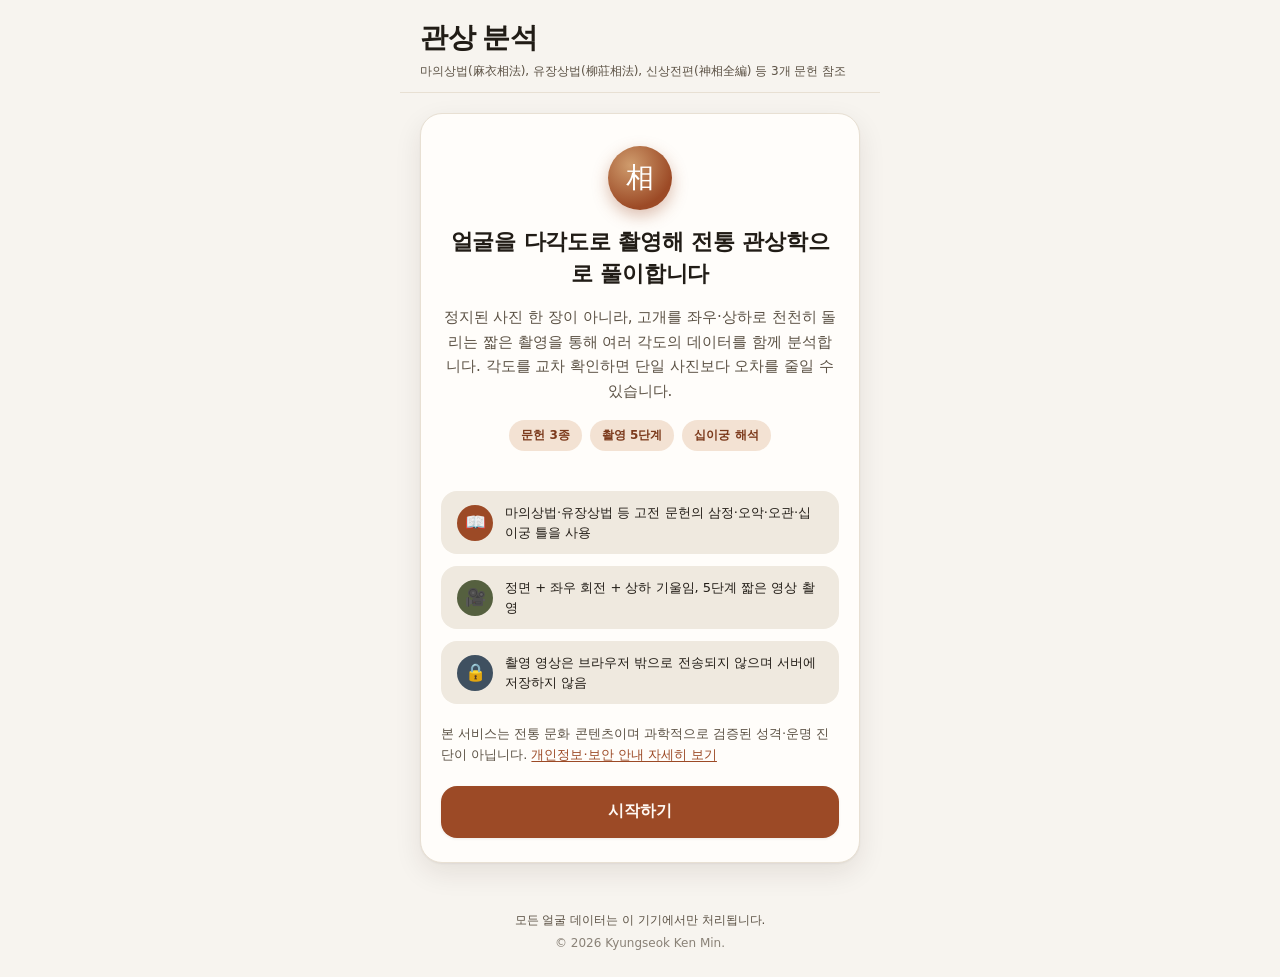
<file: index.html>
<!doctype html>
<html lang="ko">
<head>
<meta charset="utf-8" />
<meta name="viewport" content="width=device-width, initial-scale=1, viewport-fit=cover" />
<title>관상 분석 · 다각도 영상 기반</title>
<meta name="description" content="고전 관상학 문헌을 근거로, 고개를 돌리며 촬영한 다각도 영상으로 분석합니다. 모든 처리는 기기 안에서만 이루어집니다." />
<link rel="stylesheet" href="css/style.css" />
<script defer src="https://analytics.kenmin.kr/script.js" data-website-id="b3415d6c-762f-4ccf-9502-659629f08586"></script>
</head>
<body>

<header class="app-header">
  <span class="app-title">관상 분석</span>
  <span class="app-subtitle">마의상법(麻衣相法), 유장상법(柳莊相法), 신상전편(神相全編) 등 3개 문헌 참조</span>
</header>

<main>

  <!-- 1. 인트로 -->
  <section id="screen-intro" class="screen">
    <div class="card">
      <div class="intro-hero">
        <div class="intro-emblem" aria-hidden="true"><span>相</span></div>
        <h1>얼굴을 다각도로 촬영해 전통 관상학으로 풀이합니다</h1>
        <p class="lead">
          정지된 사진 한 장이 아니라, 고개를 좌우·상하로 천천히 돌리는 짧은 촬영을 통해
          여러 각도의 데이터를 함께 분석합니다. 각도를 교차 확인하면 단일 사진보다
          오차를 줄일 수 있습니다.
        </p>
        <div class="intro-badges">
          <span class="intro-badge">문헌 3종</span>
          <span class="intro-badge">촬영 5단계</span>
          <span class="intro-badge">십이궁 해석</span>
        </div>
      </div>
      <ul class="feature-list">
        <li><span class="feature-icon feature-icon-1" aria-hidden="true">📖</span><span class="feature-text">마의상법·유장상법 등 고전 문헌의 삼정·오악·오관·십이궁 틀을 사용</span></li>
        <li><span class="feature-icon feature-icon-2" aria-hidden="true">🎥</span><span class="feature-text">정면 + 좌우 회전 + 상하 기울임, 5단계 짧은 영상 촬영</span></li>
        <li><span class="feature-icon feature-icon-3" aria-hidden="true">🔒</span><span class="feature-text">촬영 영상은 브라우저 밖으로 전송되지 않으며 서버에 저장하지 않음</span></li>
      </ul>
      <p class="disclaimer-inline">
        본 서비스는 전통 문화 콘텐츠이며 과학적으로 검증된 성격·운명 진단이 아닙니다.
        <a href="privacy.html" id="link-privacy-intro">개인정보·보안 안내 자세히 보기</a>
      </p>
      <button id="btn-start" class="btn-primary">시작하기</button>
    </div>
  </section>

  <!-- 2. 동의 -->
  <section id="screen-consent" class="screen" hidden>
    <div class="card">
      <h2>촬영 전 확인해주세요</h2>
      <ul class="consent-list">
        <li>카메라로 얼굴을 약 10~20초간 촬영하며, <strong>영상·이미지는 이 기기 밖으로 전송되지 않습니다.</strong></li>
        <li>분석은 전부 이 브라우저 안에서 실행되는 얼굴 인식 모델로 처리됩니다.</li>
        <li>5단계 촬영 각각의 순간 사진은 진행 상황을 보여주는 화면 미리보기(필름스트립)용으로 브라우저 메모리에 잠깐 보관되며, 이 중 정면·좌우 회전 사진만 인포그래픽과 귀 참고 사진에 쓰입니다. <strong>사용자가 직접 "다운로드"를 누를 때만</strong> 이 기기에 저장됩니다.</li>
        <li>촬영 데이터는 서버에 저장되지 않으며, 창을 닫거나 새로고침하거나 "다시 촬영하기"를 누르면 즉시 사라집니다.</li>
        <li>만 14세 미만이거나 타인의 얼굴을 무단으로 촬영하는 용도로 사용하지 마십시오.</li>
        <li>결과는 전통 문화 콘텐츠로, 의료·채용·평가 등 중요한 판단의 근거로 사용할 수 없습니다.</li>
      </ul>
      <div class="optional-questions">
        <p class="optional-questions-title">더 정확하고 개인화된 해설을 위해 알려주시면 좋아요 (선택, 건너뛰어도 됩니다)</p>
        <label class="select-row">
          <span>연령대</span>
          <select id="select-age-bracket">
            <option value="">선택 안 함</option>
            <option value="young">30세 이하</option>
            <option value="mid">31~50세</option>
            <option value="senior">51세 이상</option>
          </select>
        </label>
        <label class="select-row">
          <span>혼인 여부</span>
          <select id="select-marital-status">
            <option value="">선택 안 함</option>
            <option value="unmarried">미혼</option>
            <option value="married">기혼</option>
          </select>
        </label>
        <label class="select-row">
          <span>관심 분야</span>
          <select id="select-interest-area">
            <option value="all">전체</option>
            <option value="wealth">재물운</option>
            <option value="career">직업·명예운</option>
            <option value="relationship">애정·인간관계</option>
          </select>
        </label>
      </div>
      <label class="consent-checkbox-row">
        <input type="checkbox" id="consent-checkbox" />
        <span>위 내용을 확인했으며 카메라 사용에 동의합니다</span>
      </label>
      <button id="btn-consent-continue" class="btn-primary" disabled>카메라 시작</button>
      <p class="disclaimer-inline">
        <a href="privacy.html" id="link-privacy-consent">개인정보·보안 안내 자세히 보기</a>
      </p>
    </div>
  </section>

  <!-- 3. 촬영: 카메라 화면 위에 안내를 직접 얹는 풀블리드(전체 폭) 오버레이 레이아웃 -->
  <section id="screen-capture" class="screen" hidden>
    <div class="capture-stage">
      <video id="camera-video" autoplay playsinline muted></video>
      <div class="face-guide-oval"></div>
      <div class="capture-overlay-top">
        <div id="step-dots" class="step-dots"></div>
      </div>
      <div id="hold-ring" class="hold-ring" style="--progress:0"></div>
      <div class="capture-overlay-bottom">
        <p id="step-instruction" class="step-instruction">카메라를 준비하는 중...</p>
        <p id="step-sub" class="step-sub"></p>
        <div id="angle-progress" class="angle-progress" hidden>
          <div id="angle-progress-fill" class="angle-progress-fill"></div>
        </div>
        <p id="no-face-hint" class="no-face-hint" hidden>얼굴이 잘 보이지 않아요. 밝은 곳에서 카메라 정면을 바라봐 주세요.</p>
        <p id="close-up-hint" class="close-up-hint" hidden>더 정확한 분석을 위해 얼굴을 화면에 조금 더 크게 채워주세요.</p>
      </div>
    </div>
    <div id="capture-filmstrip" class="capture-filmstrip" aria-label="단계별 촬영 진행 상황"></div>
    <button id="btn-abort-capture" class="btn-secondary">그만하고 처음으로</button>
  </section>

  <!-- 4. 분석 중 -->
  <section id="screen-analyzing" class="screen" hidden>
    <div class="card center">
      <div class="spinner"></div>
      <p>촬영된 각도 데이터를 종합해 측정하는 중...</p>
    </div>
  </section>

  <!-- 5. 리포트 -->
  <section id="screen-report" class="screen" hidden>
    <div class="report-head">
      <h2>관상 분석 리포트</h2>
      <p id="report-coverage" class="report-coverage"></p>
    </div>
    <div id="infographic-section" class="card infographic-card" hidden>
      <div id="infographic-preview-wrap" class="infographic-preview-wrap"></div>
      <button id="btn-download-infographic" class="btn-primary">이미지로 다운로드</button>
    </div>
    <div id="metrics-dashboard" class="card metrics-dashboard-card" hidden>
      <h3 class="metrics-dashboard-title">핵심 지표 한눈에 보기</h3>
      <div id="metrics-grid" class="metrics-grid"></div>
    </div>
    <nav id="report-nav" class="report-nav" aria-label="리포트 섹션 바로가기"></nav>
    <div id="report-sections" class="report-sections"></div>
    <div class="card disclaimer-card">
      <h3>안내</h3>
      <div id="report-disclaimer"></div>
    </div>
    <div class="report-actions">
      <button id="btn-restart" class="btn-primary">다시 촬영하기</button>
      <a href="privacy.html" id="link-privacy-report" class="btn-secondary-link">개인정보·보안 안내</a>
    </div>
  </section>

  <!-- 오류 -->
  <section id="screen-error" class="screen" hidden>
    <div class="card">
      <h2 id="error-message">문제가 발생했습니다</h2>
      <p id="error-detail"></p>
      <button id="btn-error-restart" class="btn-primary">처음으로</button>
    </div>
  </section>

</main>

<footer class="app-footer">
  <span>모든 얼굴 데이터는 이 기기에서만 처리됩니다.</span>
  <span class="app-footer-copyright">&copy; 2026 Kyungseok Ken Min.</span>
</footer>

<script type="module" src="js/main.js?v=20260723a"></script>
</body>
</html>
</file>
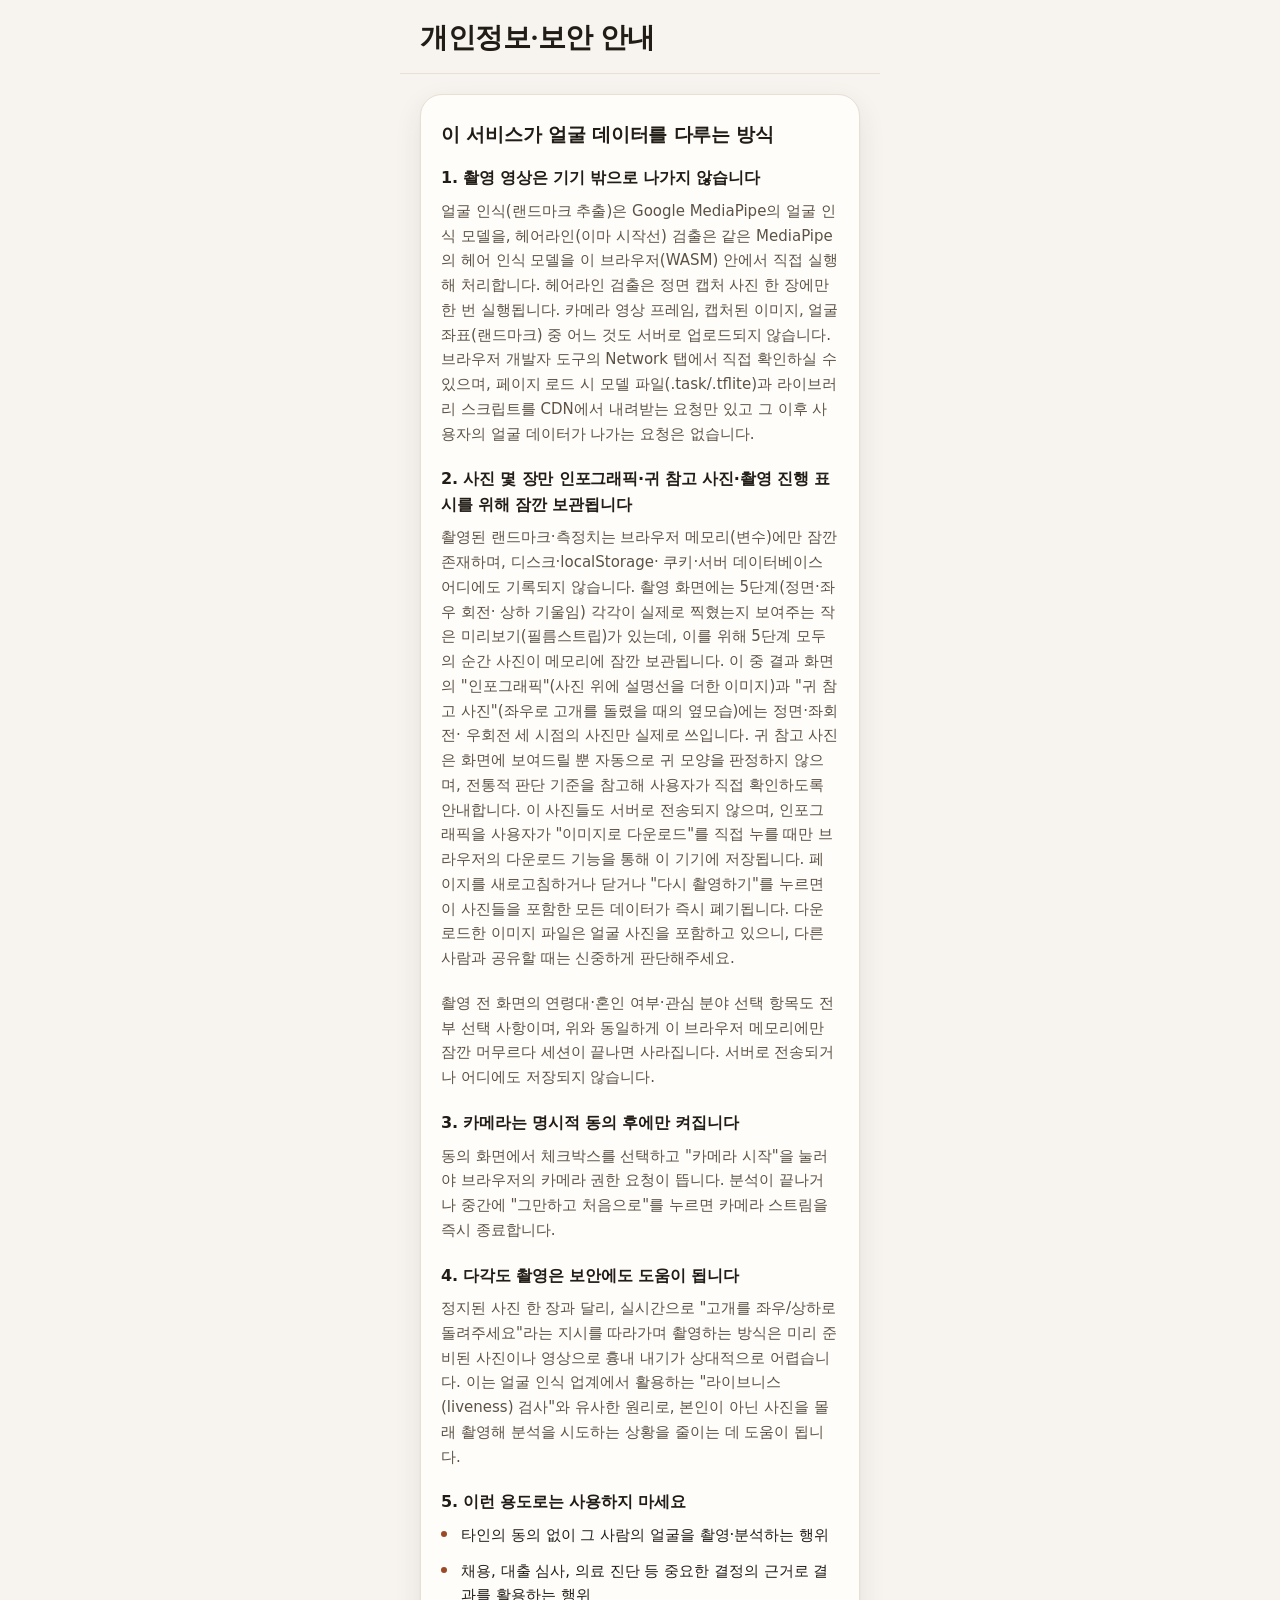
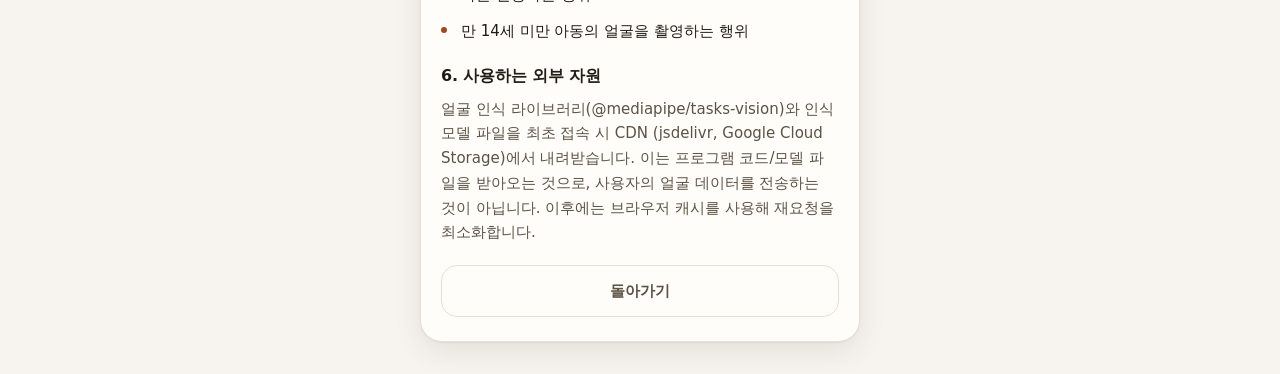
<file: privacy.html>
<!doctype html>
<html lang="ko">
<head>
<meta charset="utf-8" />
<meta name="viewport" content="width=device-width, initial-scale=1" />
<title>개인정보·보안 안내 · 관상 분석</title>
<link rel="stylesheet" href="css/style.css" />
</head>
<body>
<header class="app-header">
  <span class="app-title">개인정보·보안 안내</span>
</header>
<main>
  <section class="screen">
    <div class="card">
      <h2>이 서비스가 얼굴 데이터를 다루는 방식</h2>

      <h3>1. 촬영 영상은 기기 밖으로 나가지 않습니다</h3>
      <p class="lead">
        얼굴 인식(랜드마크 추출)은 Google MediaPipe의 얼굴 인식 모델을, 헤어라인(이마 시작선)
        검출은 같은 MediaPipe의 헤어 인식 모델을 이 브라우저(WASM) 안에서 직접 실행해 처리합니다.
        헤어라인 검출은 정면 캡처 사진 한 장에만 한 번 실행됩니다. 카메라 영상 프레임, 캡처된
        이미지, 얼굴 좌표(랜드마크) 중 어느 것도 서버로 업로드되지 않습니다. 브라우저 개발자 도구의
        Network 탭에서 직접 확인하실 수 있으며, 페이지 로드 시 모델 파일(.task/.tflite)과
        라이브러리 스크립트를 CDN에서 내려받는 요청만 있고 그 이후 사용자의 얼굴 데이터가 나가는
        요청은 없습니다.
      </p>

      <h3>2. 사진 몇 장만 인포그래픽·귀 참고 사진·촬영 진행 표시를 위해 잠깐 보관됩니다</h3>
      <p class="lead">
        촬영된 랜드마크·측정치는 브라우저 메모리(변수)에만 잠깐 존재하며, 디스크·localStorage·
        쿠키·서버 데이터베이스 어디에도 기록되지 않습니다. 촬영 화면에는 5단계(정면·좌우 회전·
        상하 기울임) 각각이 실제로 찍혔는지 보여주는 작은 미리보기(필름스트립)가 있는데, 이를 위해
        5단계 모두의 순간 사진이 메모리에 잠깐 보관됩니다. 이 중 결과 화면의 "인포그래픽"(사진 위에
        설명선을 더한 이미지)과 "귀 참고 사진"(좌우로 고개를 돌렸을 때의 옆모습)에는 정면·좌회전·
        우회전 세 시점의 사진만 실제로 쓰입니다. 귀 참고 사진은 화면에 보여드릴 뿐 자동으로 귀 모양을
        판정하지 않으며, 전통적 판단 기준을 참고해 사용자가 직접 확인하도록 안내합니다. 이 사진들도
        서버로 전송되지 않으며, 인포그래픽을 사용자가 "이미지로 다운로드"를 직접 누를 때만 브라우저의
        다운로드 기능을 통해 이 기기에 저장됩니다. 페이지를 새로고침하거나 닫거나 "다시 촬영하기"를
        누르면 이 사진들을 포함한 모든 데이터가 즉시 폐기됩니다. 다운로드한 이미지 파일은 얼굴 사진을
        포함하고 있으니, 다른 사람과 공유할 때는 신중하게 판단해주세요.
      </p>
      <p class="lead">
        촬영 전 화면의 연령대·혼인 여부·관심 분야 선택 항목도 전부 선택 사항이며, 위와 동일하게
        이 브라우저 메모리에만 잠깐 머무르다 세션이 끝나면 사라집니다. 서버로 전송되거나 어디에도
        저장되지 않습니다.
      </p>

      <h3>3. 카메라는 명시적 동의 후에만 켜집니다</h3>
      <p class="lead">
        동의 화면에서 체크박스를 선택하고 "카메라 시작"을 눌러야 브라우저의 카메라 권한 요청이
        뜹니다. 분석이 끝나거나 중간에 "그만하고 처음으로"를 누르면 카메라 스트림을 즉시 종료합니다.
      </p>

      <h3>4. 다각도 촬영은 보안에도 도움이 됩니다</h3>
      <p class="lead">
        정지된 사진 한 장과 달리, 실시간으로 "고개를 좌우/상하로 돌려주세요"라는 지시를 따라가며
        촬영하는 방식은 미리 준비된 사진이나 영상으로 흉내 내기가 상대적으로 어렵습니다. 이는
        얼굴 인식 업계에서 활용하는 &quot;라이브니스(liveness) 검사&quot;와 유사한 원리로,
        본인이 아닌 사진을 몰래 촬영해 분석을 시도하는 상황을 줄이는 데 도움이 됩니다.
      </p>

      <h3>5. 이런 용도로는 사용하지 마세요</h3>
      <ul class="consent-list">
        <li>타인의 동의 없이 그 사람의 얼굴을 촬영·분석하는 행위</li>
        <li>채용, 대출 심사, 의료 진단 등 중요한 결정의 근거로 결과를 활용하는 행위</li>
        <li>만 14세 미만 아동의 얼굴을 촬영하는 행위</li>
      </ul>

      <h3>6. 사용하는 외부 자원</h3>
      <p class="lead">
        얼굴 인식 라이브러리(@mediapipe/tasks-vision)와 인식 모델 파일을 최초 접속 시 CDN
        (jsdelivr, Google Cloud Storage)에서 내려받습니다. 이는 프로그램 코드/모델 파일을
        받아오는 것으로, 사용자의 얼굴 데이터를 전송하는 것이 아닙니다. 이후에는 브라우저 캐시를
        사용해 재요청을 최소화합니다.
      </p>

      <a href="index.html" class="btn-secondary-link">돌아가기</a>
    </div>
  </section>
</main>
</body>
</html>
</file>
<file: css/style.css>
/* ============================================================
   관상 분석 — design tokens
   Palette: warm "hanji" (traditional paper) ink/terracotta tones,
   tuned for AA+ contrast in both themes. Spacing/radius/type follow
   a consistent scale instead of ad-hoc values.
   ============================================================ */

:root {
  /* spacing scale (4px base) */
  --space-1: 4px;
  --space-2: 8px;
  --space-3: 12px;
  --space-4: 16px;
  --space-5: 20px;
  --space-6: 24px;
  --space-7: 32px;
  --space-8: 40px;

  /* radius scale */
  --radius-sm: 10px;
  --radius-md: 16px;
  --radius-lg: 22px;
  --radius-full: 999px;

  /* type scale */
  --text-xs: 0.75rem;    /* 12px — captions, badges */
  --text-sm: 0.8125rem;  /* 13px — meta/secondary */
  --text-base: 0.9375rem;/* 15px — body */
  --text-md: 1rem;       /* 16px — emphasized body */
  --text-lg: 1.1875rem;  /* 19px — section headings */
  --text-xl: 1.5rem;     /* 24px — intro headline */
  --text-2xl: 1.75rem;   /* 28px — app title */

  --font-sans: -apple-system, BlinkMacSystemFont, "Pretendard Variable", Pretendard,
    "Apple SD Gothic Neo", "Noto Sans KR", system-ui, sans-serif;
  /* used sparingly (wordmark only) for a literary/masthead accent; falls back
     gracefully to the system sans stack wherever a CJK serif isn't installed */
  --font-serif: ui-serif, "Noto Serif KR", "Nanum Myeongjo", Georgia, serif;

  --ease-standard: cubic-bezier(0.22, 0.68, 0.32, 1);
  --dur-fast: 0.15s;
  --dur-base: 0.25s;
  --dur-slow: 0.4s;

  /* safe-area helpers */
  --safe-top: env(safe-area-inset-top, 0px);
  --safe-bottom: env(safe-area-inset-bottom, 0px);
  --safe-left: env(safe-area-inset-left, 0px);
  --safe-right: env(safe-area-inset-right, 0px);
}

:root {
  --bg: #f7f4ef;
  --surface: #fffdfa;
  --surface-alt: #efe9df;
  --text: #211c16;
  --text-muted: #5c5245;
  --accent: #9c4a26;
  --accent-strong: #7c3a1c;
  --accent-soft: #f3e2d3;
  --on-accent: #fff9f4;
  --border: #e8e0d3;
  --danger: #c0392b;
  --shadow: 0 1px 2px rgba(40, 24, 10, 0.05), 0 10px 28px rgba(40, 24, 10, 0.09);
  --shadow-sm: 0 1px 3px rgba(40, 24, 10, 0.08);
  --shadow-lg: 0 18px 44px rgba(40, 24, 10, 0.16);
  color-scheme: light;
}

@media (prefers-color-scheme: dark) {
  :root {
    --bg: #15120e;
    --surface: #221c16;
    --surface-alt: #2a221a;
    --text: #f3ece2;
    --text-muted: #c2b3a2;
    --accent: #e2a370;
    --accent-strong: #c98553;
    --accent-soft: #3a2c1e;
    --on-accent: #211a12;
    --border: #3a3025;
    --danger: #e2796a;
    --shadow: 0 1px 2px rgba(0, 0, 0, 0.3), 0 14px 32px rgba(0, 0, 0, 0.45);
    --shadow-sm: 0 1px 3px rgba(0, 0, 0, 0.35);
    --shadow-lg: 0 22px 50px rgba(0, 0, 0, 0.55);
    color-scheme: dark;
  }
}

:root[data-theme="light"] {
  --bg: #f7f4ef;
  --surface: #fffdfa;
  --surface-alt: #efe9df;
  --text: #211c16;
  --text-muted: #5c5245;
  --accent: #9c4a26;
  --accent-strong: #7c3a1c;
  --accent-soft: #f3e2d3;
  --on-accent: #fff9f4;
  --border: #e8e0d3;
  --danger: #c0392b;
  --shadow: 0 1px 2px rgba(40, 24, 10, 0.05), 0 10px 28px rgba(40, 24, 10, 0.09);
  --shadow-sm: 0 1px 3px rgba(40, 24, 10, 0.08);
  --shadow-lg: 0 18px 44px rgba(40, 24, 10, 0.16);
  color-scheme: light;
}

:root[data-theme="dark"] {
  --bg: #15120e;
  --surface: #221c16;
  --surface-alt: #2a221a;
  --text: #f3ece2;
  --text-muted: #c2b3a2;
  --accent: #e2a370;
  --accent-strong: #c98553;
  --accent-soft: #3a2c1e;
  --on-accent: #211a12;
  --border: #3a3025;
  --danger: #e2796a;
  --shadow: 0 1px 2px rgba(0, 0, 0, 0.3), 0 14px 32px rgba(0, 0, 0, 0.45);
  --shadow-sm: 0 1px 3px rgba(0, 0, 0, 0.35);
  --shadow-lg: 0 22px 50px rgba(0, 0, 0, 0.55);
  color-scheme: dark;
}

* { box-sizing: border-box; }

html, body {
  margin: 0;
  padding: 0;
  background: var(--bg);
  color: var(--text);
  font-family: var(--font-sans);
  line-height: 1.6;
  overscroll-behavior-y: none;
  -webkit-tap-highlight-color: transparent;
  /* long unbreakable runs (e.g. a URL inside an error message) must wrap
     instead of overflowing the card past the viewport edge */
  overflow-wrap: break-word;
  word-break: break-word;
}

body {
  max-width: 480px;
  margin: 0 auto;
  min-height: 100vh;
  display: flex;
  flex-direction: column;
  padding-left: var(--safe-left);
  padding-right: var(--safe-right);
}

@media (prefers-reduced-motion: reduce) {
  *, *::before, *::after {
    animation-duration: 0.01ms !important;
    animation-iteration-count: 1 !important;
    transition-duration: 0.01ms !important;
  }
}

/* ---------- header (sticky, glass) ---------- */
.app-header {
  position: sticky;
  top: 0;
  z-index: 10;
  display: flex;
  flex-direction: column;
  gap: 2px;
  padding: calc(var(--space-4) + var(--safe-top)) var(--space-5) var(--space-3);
  background: var(--bg);
  border-bottom: 1px solid var(--border);
}

.app-title {
  font-family: var(--font-serif);
  font-weight: 700;
  font-size: var(--text-2xl);
  letter-spacing: -0.01em;
}

.app-subtitle {
  font-size: var(--text-xs);
  color: var(--text-muted);
  line-height: 1.45;
}

main {
  flex: 1;
  padding: var(--space-5) var(--space-5) var(--space-7);
  display: flex;
  flex-direction: column;
}

.app-footer {
  display: flex;
  flex-direction: column;
  gap: var(--space-1, 4px);
  text-align: center;
  font-size: var(--text-xs);
  color: var(--text-muted);
  padding: var(--space-4) var(--space-5) calc(var(--space-6) + var(--safe-bottom));
}

.app-footer-copyright {
  opacity: 0.7;
}

/* ---------- screen transition ---------- */
.screen {
  animation: screenIn var(--dur-slow) var(--ease-standard);
}
@keyframes screenIn {
  from { opacity: 0; transform: translateY(10px) scale(0.99); }
  to { opacity: 1; transform: none; }
}

/* ---------- card ---------- */
.card {
  background: var(--surface);
  border: 1px solid var(--border);
  border-radius: var(--radius-lg);
  padding: var(--space-6) var(--space-5);
  box-shadow: var(--shadow);
}

.card.center { text-align: center; }

h1, h2, h3 { font-weight: 700; letter-spacing: -0.01em; }

h1 {
  font-size: var(--text-xl);
  line-height: 1.35;
  margin: 0 0 var(--space-4);
}
h2 { font-size: var(--text-lg); margin: 0 0 var(--space-4); }
h3 { font-size: var(--text-md); margin: 0 0 var(--space-2); }

.lead {
  color: var(--text-muted);
  margin: 0 0 var(--space-5);
  font-size: var(--text-base);
  line-height: 1.65;
}

/* 첫 화면 히어로 — 원형 엠블럼 + 헤드라인 + 신뢰 배지를 가운데 정렬로 묶어, 리포트
   화면의 색상 카드와는 대비되는 차분한 도입부로 삼는다. */
.intro-hero {
  text-align: center;
  padding: var(--space-2) 0 var(--space-3);
}

.intro-emblem {
  width: 64px;
  height: 64px;
  margin: 0 auto var(--space-4);
  border-radius: var(--radius-full);
  background: radial-gradient(circle at 35% 30%, #cf9c6d, var(--accent) 70%);
  display: flex;
  align-items: center;
  justify-content: center;
  box-shadow: 0 6px 16px rgba(156, 74, 38, 0.35);
}
.intro-emblem span {
  font-family: var(--font-serif);
  font-size: 28px;
  color: #fff;
}

.intro-hero h1 {
  font-size: 1.4rem;
  line-height: 1.4;
}

.intro-hero .lead {
  margin: 0 0 var(--space-4);
}

.intro-badges {
  display: flex;
  justify-content: center;
  gap: var(--space-2);
  flex-wrap: wrap;
  margin-bottom: var(--space-2);
}

.intro-badge {
  font-size: var(--text-xs);
  font-weight: 600;
  background: var(--accent-soft);
  color: var(--accent-strong);
  padding: 6px var(--space-3);
  border-radius: var(--radius-full);
  white-space: nowrap;
}

.feature-list {
  list-style: none;
  padding: 0;
  margin: var(--space-5) 0;
  display: flex;
  flex-direction: column;
  gap: var(--space-3);
  font-size: var(--text-base);
}

.feature-list li {
  display: flex;
  align-items: center;
  gap: var(--space-3);
  background: var(--surface-alt);
  border-radius: var(--radius-md);
  padding: var(--space-3) var(--space-4);
  color: var(--text);
}

.feature-icon {
  flex: none;
  width: 36px;
  height: 36px;
  border-radius: var(--radius-full);
  display: flex;
  align-items: center;
  justify-content: center;
  font-size: 17px;
  color: #fff;
}
/* 리포트 카드 색상 팔레트(reportCardText.js의 THEME_COLORS)에서 세 색만 가져와 작은
   아이콘 원에 입힌다 — 전면 배경색까지는 아니어도 리포트 화면과 색으로 은은하게 이어진다. */
.feature-icon-1 { background: var(--accent); }
.feature-icon-2 { background: #55603f; }
.feature-icon-3 { background: #3f5060; }

.feature-text {
  font-size: var(--text-sm);
  line-height: 1.5;
}

.consent-list {
  list-style: none;
  padding: 0;
  margin: 0 0 var(--space-5);
  font-size: var(--text-base);
  display: flex;
  flex-direction: column;
  gap: var(--space-3);
}

.consent-list li {
  position: relative;
  padding-left: var(--space-5);
}
.consent-list li::before {
  content: "";
  position: absolute;
  left: 0;
  top: 0.55em;
  width: 6px;
  height: 6px;
  border-radius: var(--radius-full);
  background: var(--accent);
}

.optional-questions {
  margin: 0 0 var(--space-5);
  padding: var(--space-4);
  background: var(--surface-alt);
  border-radius: var(--radius-md);
  display: flex;
  flex-direction: column;
  gap: var(--space-3);
}

.optional-questions-title {
  font-size: var(--text-sm);
  color: var(--text-muted);
  margin: 0;
}

.select-row {
  display: flex;
  align-items: center;
  justify-content: space-between;
  gap: var(--space-3);
  font-size: var(--text-base);
}

.select-row select {
  flex: none;
  min-width: 140px;
  padding: 8px 10px;
  border-radius: var(--radius-sm);
  border: 1px solid var(--border);
  background: var(--surface);
  color: var(--text);
  font-size: var(--text-base);
}

.disclaimer-inline {
  font-size: var(--text-sm);
  color: var(--text-muted);
  margin: var(--space-3) 0 var(--space-5);
}

.disclaimer-inline a,
.consent-list a,
.report-actions a {
  color: var(--accent);
  text-underline-offset: 2px;
}

/* ---------- buttons ---------- */
.btn-primary,
.btn-secondary,
.btn-secondary-link {
  display: block;
  width: 100%;
  min-height: 52px;
  border-radius: var(--radius-md);
  font-size: var(--text-md);
  font-weight: 600;
  text-align: center;
  cursor: pointer;
  transition: transform var(--dur-fast) var(--ease-standard),
    background-color var(--dur-fast) var(--ease-standard),
    box-shadow var(--dur-fast) var(--ease-standard),
    border-color var(--dur-fast) var(--ease-standard),
    opacity var(--dur-fast) var(--ease-standard);
  -webkit-tap-highlight-color: transparent;
}

.btn-primary {
  border: none;
  padding: 15px;
  background: var(--accent);
  color: var(--on-accent);
  box-shadow: var(--shadow-sm);
}
.btn-primary:hover { background: var(--accent-strong); }
.btn-primary:active:not(:disabled) { transform: scale(0.98); box-shadow: none; }
.btn-primary:disabled { opacity: 0.4; cursor: not-allowed; box-shadow: none; }

.btn-secondary {
  padding: 13px;
  margin-top: var(--space-4);
  border: 1px solid var(--border);
  background: transparent;
  color: var(--text);
  font-weight: 600;
  font-size: var(--text-base);
}
.btn-secondary:hover { background: var(--surface-alt); border-color: var(--accent-soft); }
.btn-secondary:active { transform: scale(0.98); background: var(--accent-soft); }

.btn-secondary-link {
  padding: 13px;
  border: 1px solid var(--border);
  color: var(--text-muted);
  text-decoration: none;
  font-size: var(--text-base);
  font-weight: 600;
}
.btn-secondary-link:hover { background: var(--surface-alt); }
.btn-secondary-link:active { transform: scale(0.98); }

.consent-checkbox-row {
  display: flex;
  align-items: flex-start;
  gap: var(--space-3);
  font-size: var(--text-base);
  margin-bottom: var(--space-5);
  padding: var(--space-1) 0;
  cursor: pointer;
}
.consent-checkbox-row input {
  margin-top: 2px;
  width: 22px;
  height: 22px;
  flex: none;
  accent-color: var(--accent);
}

/* --- 촬영 화면: 카메라 화면을 화면 폭 끝까지 채우고(풀블리드), 안내 문구·진행 표시를
   카드 아래 별도 텍스트가 아니라 영상 위에 직접 얹는다(카메라 앱 스타일 오버레이 UI). */
.capture-stage {
  position: relative;
  width: calc(100% + var(--space-5) * 2);
  margin: 0 calc(-1 * var(--space-5));
  aspect-ratio: 3 / 4;
  background: #000;
  overflow: hidden;
}

#camera-video {
  width: 100%;
  height: 100%;
  object-fit: cover;
  transform: scaleX(-1); /* 셀피 미리보기용 좌우 반전(표시만, 실제 인식 프레임에는 영향 없음) */
}

.capture-stage::before,
.capture-stage::after {
  /* 상/하단 그라디언트 스크림 — 오버레이 텍스트가 어떤 영상 배경 위에서도 잘 읽히도록 */
  content: "";
  position: absolute;
  inset: 0 0 auto 0;
  height: 32%;
  background: linear-gradient(to bottom, rgba(0, 0, 0, 0.55), transparent);
  pointer-events: none;
  z-index: 1;
}
.capture-stage::after {
  inset: auto 0 0 0;
  height: 42%;
  background: linear-gradient(to top, rgba(0, 0, 0, 0.65), transparent);
}

.face-guide-oval {
  position: absolute;
  inset: 12% 20%;
  border: 2px dashed rgba(255, 255, 255, 0.65);
  border-radius: 50% / 40%;
  pointer-events: none;
  animation: guidePulse 2.4s ease-in-out infinite;
}
@keyframes guidePulse {
  0%, 100% { opacity: 0.55; }
  50% { opacity: 0.9; }
}

.capture-overlay-top {
  position: absolute;
  inset: 0 0 auto 0;
  z-index: 2;
  padding: calc(var(--space-4) + var(--safe-top)) var(--space-4) 0;
}

.capture-overlay-bottom {
  position: absolute;
  inset: auto 0 0 0;
  z-index: 2;
  padding: 0 var(--space-4) var(--space-4);
}

.hold-ring {
  position: absolute;
  top: calc(var(--space-4) + var(--safe-top));
  right: var(--space-4);
  z-index: 2;
  width: 52px;
  height: 52px;
  border-radius: var(--radius-full);
  background:
    radial-gradient(closest-side, rgba(0, 0, 0, 0.35) 62%, transparent 63%),
    conic-gradient(var(--accent) calc(var(--progress, 0) * 360deg), rgba(255, 255, 255, 0.3) 0);
  box-shadow: 0 4px 14px rgba(0, 0, 0, 0.35);
  transition: background 0.05s linear;
}

.step-dots {
  display: flex;
  justify-content: center;
  align-items: center;
  gap: var(--space-2);
}
.step-dot {
  width: 8px;
  height: 8px;
  border-radius: var(--radius-full);
  background: rgba(255, 255, 255, 0.4);
  transition: width var(--dur-base) var(--ease-standard),
    background-color var(--dur-base) var(--ease-standard),
    opacity var(--dur-base) var(--ease-standard);
}
.step-dot.active { width: 22px; background: #fff; }
.step-dot.done { background: #fff; opacity: 0.6; }

.step-instruction {
  text-align: center;
  font-size: var(--text-lg);
  font-weight: 700;
  letter-spacing: -0.005em;
  margin: var(--space-2) 0 var(--space-1);
  min-height: 1.35em;
  color: #fff;
  text-shadow: 0 1px 6px rgba(0, 0, 0, 0.5);
}
.step-sub {
  text-align: center;
  font-size: var(--text-sm);
  color: rgba(255, 255, 255, 0.8);
  margin: 0 0 var(--space-3);
  text-shadow: 0 1px 6px rgba(0, 0, 0, 0.5);
}

/* 목표 각도까지 얼마나 왔는지 보여주는 진행 막대 — 목표에 도달하기 전까지는 아무 피드백이
   없어 "얼마나 더 돌려야 하는지" 알 수 없었던 문제(특히 두 번째, 더 크게 돌아야 하는 회전
   단계에서 두드러짐)를 보완한다. */
.angle-progress {
  width: 100%;
  max-width: 220px;
  height: 6px;
  margin: 0 auto var(--space-3);
  border-radius: var(--radius-full);
  background: rgba(255, 255, 255, 0.25);
  overflow: hidden;
}
.angle-progress-fill {
  height: 100%;
  width: 0%;
  background: rgba(255, 255, 255, 0.75);
  border-radius: var(--radius-full);
  transition: width 0.1s linear, background-color var(--dur-base) var(--ease-standard);
}
.angle-progress-fill.reached { background: var(--accent); }

.no-face-hint,
.close-up-hint {
  text-align: center;
  font-size: var(--text-sm);
  font-weight: 600;
  margin: 0 0 var(--space-3);
  padding: var(--space-2) var(--space-3);
  border-radius: var(--radius-sm);
  display: block;
  max-height: 60px;
  opacity: 1;
  overflow: hidden;
  backdrop-filter: none;
  transition: opacity var(--dur-base) var(--ease-standard),
    max-height var(--dur-base) var(--ease-standard),
    margin var(--dur-base) var(--ease-standard),
    padding var(--dur-base) var(--ease-standard);
}
.no-face-hint { color: #fff; background: color-mix(in srgb, var(--danger) 55%, rgba(0,0,0,0.4)); }
.close-up-hint { color: #fff; background: color-mix(in srgb, var(--accent) 55%, rgba(0,0,0,0.4)); }

#no-face-hint[hidden],
#close-up-hint[hidden] {
  display: block;
  opacity: 0;
  max-height: 0;
  margin: 0;
  padding: 0 var(--space-3);
  pointer-events: none;
}

/* 촬영 단계 필름스트립 — 어떤 단계를 실제로 찍었는지 눈으로 바로 확인할 수 있도록, 추상적인
   점 대신 각 단계의 실제 캡처 썸네일과 방향 라벨(왼쪽/오른쪽/위/아래)을 보여준다. */
.capture-filmstrip {
  display: flex;
  gap: var(--space-2);
  justify-content: center;
  margin: var(--space-4) 0 0;
  overflow-x: auto;
}
.filmstrip-slot {
  flex: none;
  width: 60px;
  display: flex;
  flex-direction: column;
  align-items: center;
  gap: 4px;
}
.filmstrip-media {
  width: 48px;
  height: 48px;
  border-radius: var(--radius-md);
  border: 2px solid var(--border);
  background: var(--surface-alt);
  display: flex;
  align-items: center;
  justify-content: center;
  font-size: 20px;
  position: relative;
  overflow: hidden;
  transition: border-color var(--dur-base) var(--ease-standard);
}
.filmstrip-slot.active .filmstrip-media,
.filmstrip-slot.done .filmstrip-media { border-color: var(--accent); }
.filmstrip-icon { line-height: 1; }
.filmstrip-thumb {
  width: 100%;
  height: 100%;
  object-fit: cover;
  transform: scaleX(-1); /* 미리보기와 동일하게 좌우 반전해서 보여준다 */
}
.filmstrip-check {
  position: absolute;
  bottom: -2px;
  right: -2px;
  width: 18px;
  height: 18px;
  border-radius: var(--radius-full);
  background: var(--accent);
  color: var(--on-accent);
  font-size: 11px;
  font-weight: 700;
  display: flex;
  align-items: center;
  justify-content: center;
  border: 2px solid var(--bg);
}
.filmstrip-label {
  font-size: 10px;
  color: var(--text-muted);
  text-align: center;
  line-height: 1.2;
  white-space: nowrap;
}
.filmstrip-slot.done .filmstrip-label { color: var(--text); font-weight: 600; }

#btn-abort-capture { margin-top: var(--space-4); }

/* ---------- 분석 중 ---------- */
.spinner {
  width: 44px;
  height: 44px;
  border-radius: var(--radius-full);
  border: 4px solid var(--accent-soft);
  border-top-color: var(--accent);
  margin: 0 auto var(--space-4);
  animation: spin 0.85s linear infinite;
}
@keyframes spin { to { transform: rotate(360deg); } }

/* --- 리포트 --- */
.report-head {
  padding: var(--space-1) var(--space-1) var(--space-4);
}
.report-coverage {
  font-size: var(--text-sm);
  color: var(--text-muted);
  margin: 0;
}

/* 핵심 지표 대시보드 — 텍스트를 읽기 전에 8개 수치를 5단계 게이지 그리드로 훑어보게 한다.
   실제 계산된 tier를 그대로 시각화한 것이라 장식이 아니라 데이터 표현이다. */
.metrics-dashboard-card { margin-top: var(--space-4); }
.metrics-dashboard-title {
  font-size: var(--text-base);
  margin: 0 0 var(--space-4);
}
.metrics-grid {
  display: grid;
  grid-template-columns: 1fr 1fr;
  gap: var(--space-3);
}
.metric-gauge {
  background: var(--surface-alt);
  border-radius: var(--radius-md);
  padding: var(--space-3);
}
.metric-gauge-label {
  font-size: var(--text-xs);
  color: var(--text-muted);
  margin: 0 0 var(--space-2);
}
.metric-gauge-bar {
  display: flex;
  gap: 3px;
  margin: 0 0 var(--space-2);
}
.metric-gauge-seg {
  flex: 1;
  height: 6px;
  border-radius: var(--radius-full);
  background: var(--border);
}
.metric-gauge-seg.on { background: var(--accent); }
.metric-gauge-caption {
  font-size: var(--text-sm);
  font-weight: 700;
  margin: 0;
}

/* 리포트 섹션 바로가기 — 긴 스크롤 대신 원하는 부위로 바로 이동할 수 있는 스티키 탭 바 */
/* top은 --header-h(js/main.js가 .app-header의 실제 렌더 높이를 측정해 갱신하는 커스텀
   프로퍼티)를 따른다. 헤더 높이는 부제목 줄바꿈 여부에 따라 뷰포트 폭마다 달라지므로,
   여기 하드코딩된 값(폴백)만으로는 헤더가 이 nav를 덮어버리는 문제가 생길 수 있다. */
.report-nav {
  position: sticky;
  top: var(--header-h, 100px); /* .app-header 실측 높이 아래 (js/main.js가 갱신) */
  z-index: 5;
  display: flex;
  gap: var(--space-2);
  overflow-x: auto;
  padding: var(--space-3) 0;
  margin: 0 0 var(--space-1);
  background: var(--bg);
  border-bottom: 1px solid var(--border);
  scrollbar-width: none;
}
.report-nav::-webkit-scrollbar { display: none; }
.report-nav a {
  flex: none;
  font-size: var(--text-xs);
  font-weight: 600;
  color: var(--text-muted);
  text-decoration: none;
  background: var(--surface-alt);
  border-radius: var(--radius-full);
  padding: var(--space-2) var(--space-4);
  white-space: nowrap;
}

.report-sections {
  display: flex;
  flex-direction: column;
  gap: var(--space-4);
  scroll-margin-top: 100px;
}
.report-sections > .report-card { scroll-margin-top: 100px; }

.report-card {
  background: var(--surface);
  border: 1px solid var(--border);
  border-radius: var(--radius-md);
  padding: var(--space-5);
  box-shadow: var(--shadow-sm);
  /* 헤드라인·본문 목록 등 하위 요소 다수가 color를 따로 지정하지 않고 상속에 기댄다.
     여기서 명시적으로 var(--text)를 선언해 둬야, [data-theme] 카드에서 --text가
     밝은 색으로 덮어써졌을 때 그 상속 사슬이 이 지점부터 다시 계산돼 하위 요소까지
     제대로 밝은 색을 쓴다(그렇지 않으면 body의 이미 계산된 어두운 색을 그대로 물려받아
     짙은 배경 위에 짙은 글자가 렌더링되는 대비 문제가 생긴다). */
  color: var(--text);
}
.report-card.qualitative {
  border-style: dashed;
  box-shadow: none;
}

/* 주제별 색상 카드 — 섹션마다 고유한 배경색을 입혀 카드 간 구분을 뚜렷하게 한다(참고
   이미지 반영). 라이트/다크 모드와 무관하게 고정된 색으로, 배지·헤드라인·밑줄 등 하위
   요소가 이미 --text/--accent 계열 커스텀 프로퍼티를 쓰고 있어 여기서 그 값만 밝은 색으로
   덮어쓰면 하위 요소들이 자동으로 배경과 대비되는 색을 쓴다(개별 선택자를 따로 만들 필요가
   없다). --danger(밑줄색)는 다크 배경 위에서도 잘 보이도록 밝은 산호색 계열로 통일했다. */
.report-card[data-theme] {
  border: none;
  --text: #fbf6ef;
  --text-muted: rgba(251, 246, 239, 0.78);
  --accent: #fbf6ef;
  --accent-strong: #ffffff;
  --accent-soft: rgba(251, 246, 239, 0.16);
  --border: rgba(251, 246, 239, 0.28);
  --danger: #ff9d85;
}
.report-card[data-theme="ink"] { background: #2f3b52; }
.report-card[data-theme="ember"] { background: #7c3a1c; }
.report-card[data-theme="clay"] { background: #8a4a42; }
.report-card[data-theme="moss"] { background: #55603f; }
.report-card[data-theme="slate"] { background: #3f5060; }
.report-card[data-theme="ochre"] { background: #7c5f2b; }
.report-card[data-theme="plum"] { background: #5a3552; }
.report-card[data-theme="brick"] { background: #8c4a2f; }
.report-card[data-theme="pine"] { background: #2f6b5e; }
.report-card[data-theme="taupe"] { background: #6b5642; }
.report-card[data-theme="charcoal"] { background: #3a3530; }

.report-card-header {
  display: flex;
  align-items: center;
  justify-content: space-between;
  gap: var(--space-2);
}

.report-eyebrow {
  font-size: var(--text-xs);
  font-weight: 600;
  color: var(--text-muted);
  text-transform: uppercase;
  letter-spacing: 0.02em;
}

.source-badge {
  flex: none;
  font-size: var(--text-xs);
  font-weight: 600;
  background: var(--accent-soft);
  color: var(--accent);
  padding: 3px var(--space-3);
  border-radius: var(--radius-full);
  white-space: nowrap;
}

.report-headline {
  font-size: var(--text-lg);
  font-weight: 700;
  line-height: 1.35;
  margin: var(--space-2) 0 0;
}

.report-summary {
  font-size: var(--text-sm);
  color: var(--text-muted);
  line-height: 1.5;
  margin: var(--space-1) 0 0;
  display: -webkit-box;
  -webkit-line-clamp: 2;
  -webkit-box-orient: vertical;
  overflow: hidden;
}

.report-detail-toggle {
  margin-top: var(--space-3);
  padding: 6px var(--space-3);
  border: 1px solid var(--border);
  border-radius: var(--radius-full);
  background: transparent;
  color: var(--text);
  font-size: var(--text-xs);
  font-weight: 600;
  cursor: pointer;
  -webkit-tap-highlight-color: transparent;
}
.report-detail-toggle:active { opacity: 0.7; }

.report-detail {
  margin-top: var(--space-3);
  padding-top: var(--space-3);
  border-top: 1px solid var(--border);
}

.report-desc {
  font-size: var(--text-sm);
  color: var(--text-muted);
  margin: 0 0 var(--space-3);
  line-height: 1.55;
}

.report-text-list {
  margin: 0;
  padding-left: var(--space-5);
  display: flex;
  flex-direction: column;
  gap: var(--space-3);
  font-size: var(--text-base);
  line-height: 1.6;
}

/* 십이궁류 항목(reportEngine.js가 '\n'으로 헤더/본문을 구분해 넘기는 항목) — 궁 이름을
   굵은 글씨로 별도 줄에, 해설 본문은 "- " 표시와 함께 다음 줄에 놓아 항목이 여럿 나열돼도
   경계가 뚜렷이 보이게 한다. */
.report-item-label {
  font-weight: 700;
  color: var(--accent-strong);
  margin-bottom: 2px;
}

.report-item-body {
  color: var(--text);
}

/* 해설 문장의 "전통적으로 A한 상으로 보는 한편, B한 상으로도 봅니다" 구조에서, 통상적
   해석(A)은 굵게, 주의·반전 해석(B)은 밑줄로 표시해 긴 문장 안에서도 핵심이 눈에 띄게 한다
   (main.js의 appendInterpretationSpans가 공통 연결어를 기준으로 런타임에 나눈다). */
.report-text-list li strong {
  font-weight: 700;
}

.report-text-list li u {
  text-decoration-line: underline;
  text-decoration-color: var(--danger);
  text-decoration-thickness: 2px;
  text-underline-offset: 3px;
}

.ear-photo-row {
  display: flex;
  gap: var(--space-3);
  margin: var(--space-3) 0 var(--space-1);
  overflow-x: auto;
}
.ear-photo-fig {
  margin: 0;
  /* flex-basis 45%를 목표로 하되 실제로 줄어들 수 있어야 한다. 이전에는 flex-shrink:0 +
     min-width:45%(암묵적 auto min-width도 동시에 작용) 조합 때문에, 캡처 해상도(최대
     960px)로 설정된 <canvas> 자식의 intrinsic 픽셀 크기가 실질적인 하한이 되어 두 번째
     사진이 행 밖으로 거의 밀려났다. min-width:0으로 intrinsic 크기 하한을 없애야
     flex-basis(45%)가 실제로 적용된다. */
  flex: 1 1 45%;
  min-width: 0;
  width: 45%;
  text-align: center;
}
.ear-photo-canvas {
  display: block;
  width: 100%;
  height: auto;
  border-radius: var(--radius-sm);
  border: 1px solid var(--border);
}
.ear-photo-fig figcaption {
  font-size: var(--text-xs);
  color: var(--text-muted);
  margin-top: var(--space-1);
}

.ear-checklist {
  margin-top: var(--space-3);
  padding-top: var(--space-3);
  border-top: 1px dashed var(--border);
  display: flex;
  flex-direction: column;
  gap: var(--space-2);
  font-size: var(--text-sm);
}
.ear-checklist-item strong {
  color: var(--accent);
  margin-right: var(--space-1);
}

.samjeong-bar {
  display: flex;
  height: 14px;
  border-radius: var(--radius-sm);
  overflow: hidden;
  margin: var(--space-1) 0 var(--space-4);
  box-shadow: inset 0 0 0 1px var(--border);
}
.samjeong-upper { background: #cf9c6d; }
.samjeong-middle { background: #a9673f; }
.samjeong-lower { background: #7a4527; }

.infographic-card { margin-top: var(--space-4); }
.infographic-preview-wrap {
  margin: var(--space-3) 0 var(--space-4);
  border-radius: var(--radius-md);
  overflow: hidden;
  border: 1px solid var(--border);
  background: var(--surface-alt);
}
.infographic-canvas {
  display: block;
  width: 100%;
  height: auto;
}

.disclaimer-card {
  margin-top: var(--space-5);
  background: var(--surface-alt);
  box-shadow: none;
}
.disclaimer-card p {
  font-size: var(--text-sm);
  color: var(--text-muted);
  margin: 0 0 var(--space-2);
  line-height: 1.55;
}
.disclaimer-card p:last-child { margin-bottom: 0; }

.report-actions {
  display: flex;
  flex-direction: column;
  gap: var(--space-3);
  margin-top: var(--space-6);
}
</file>
